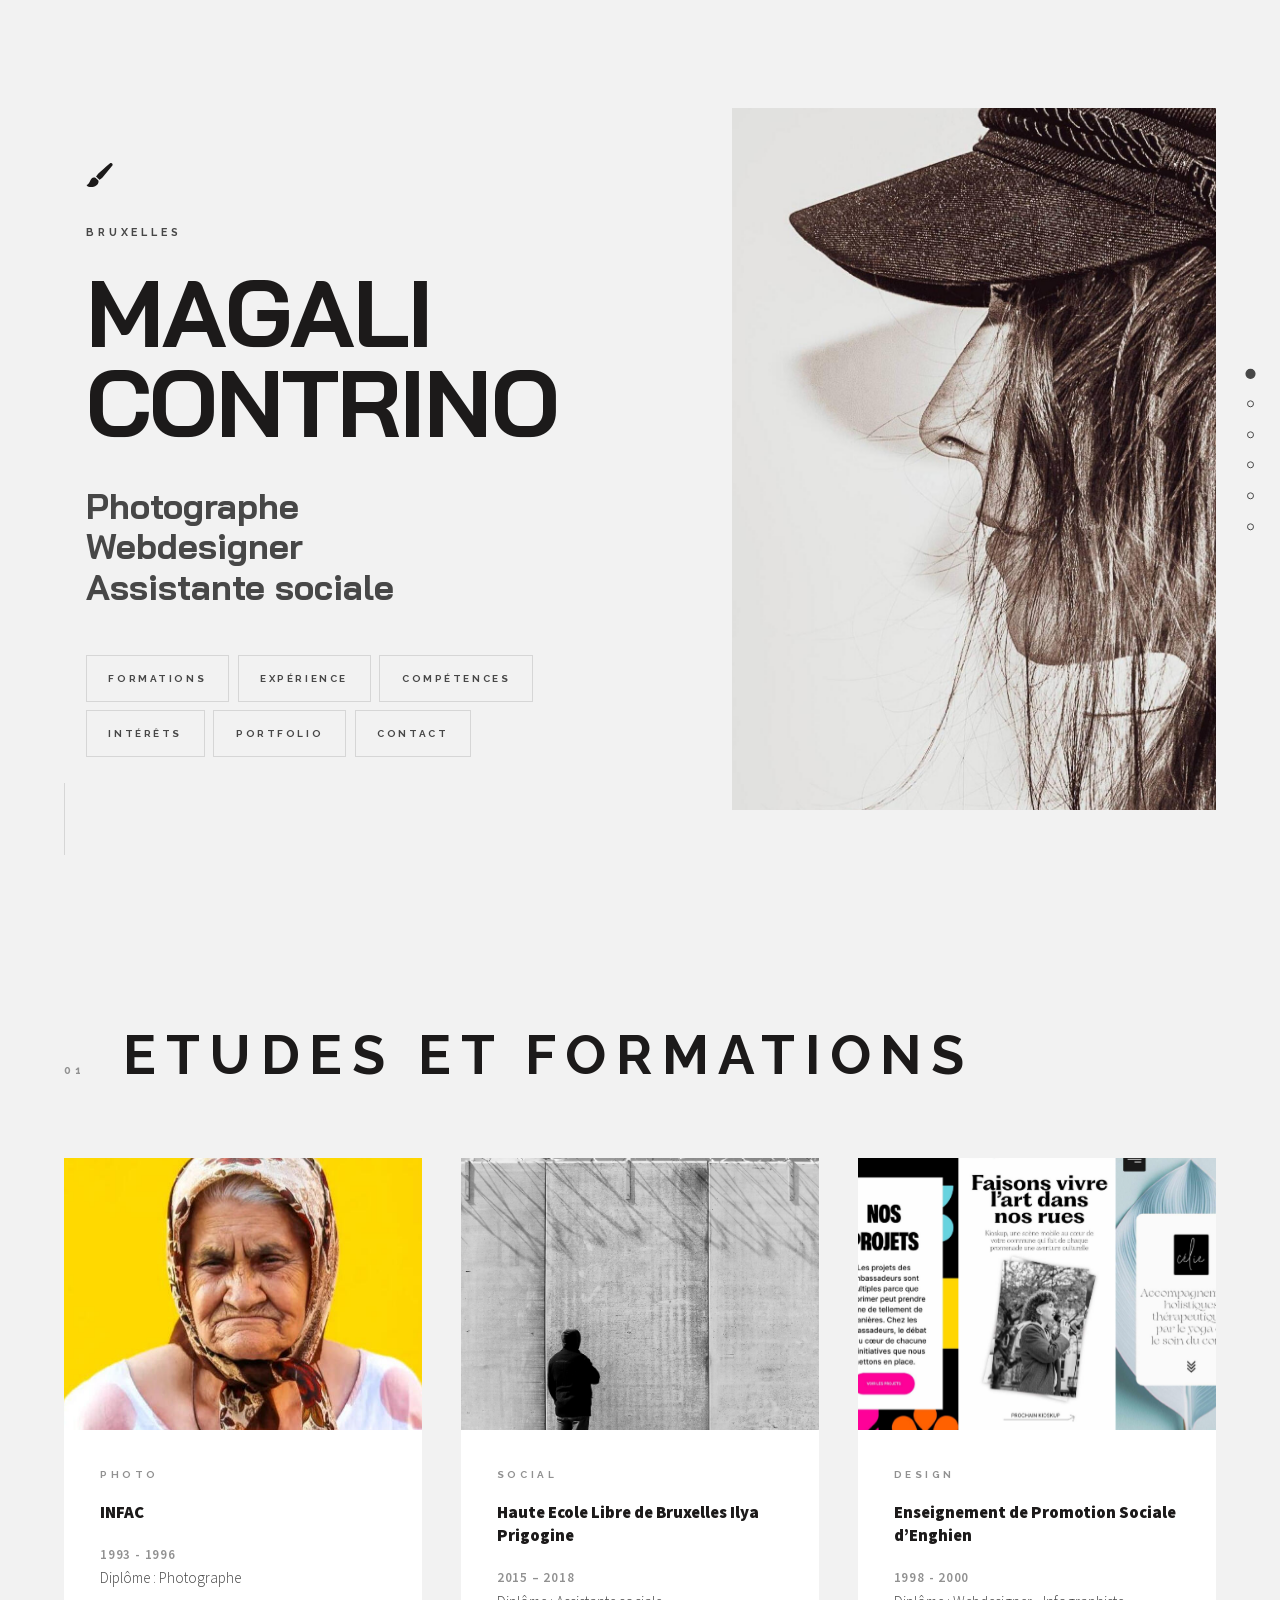
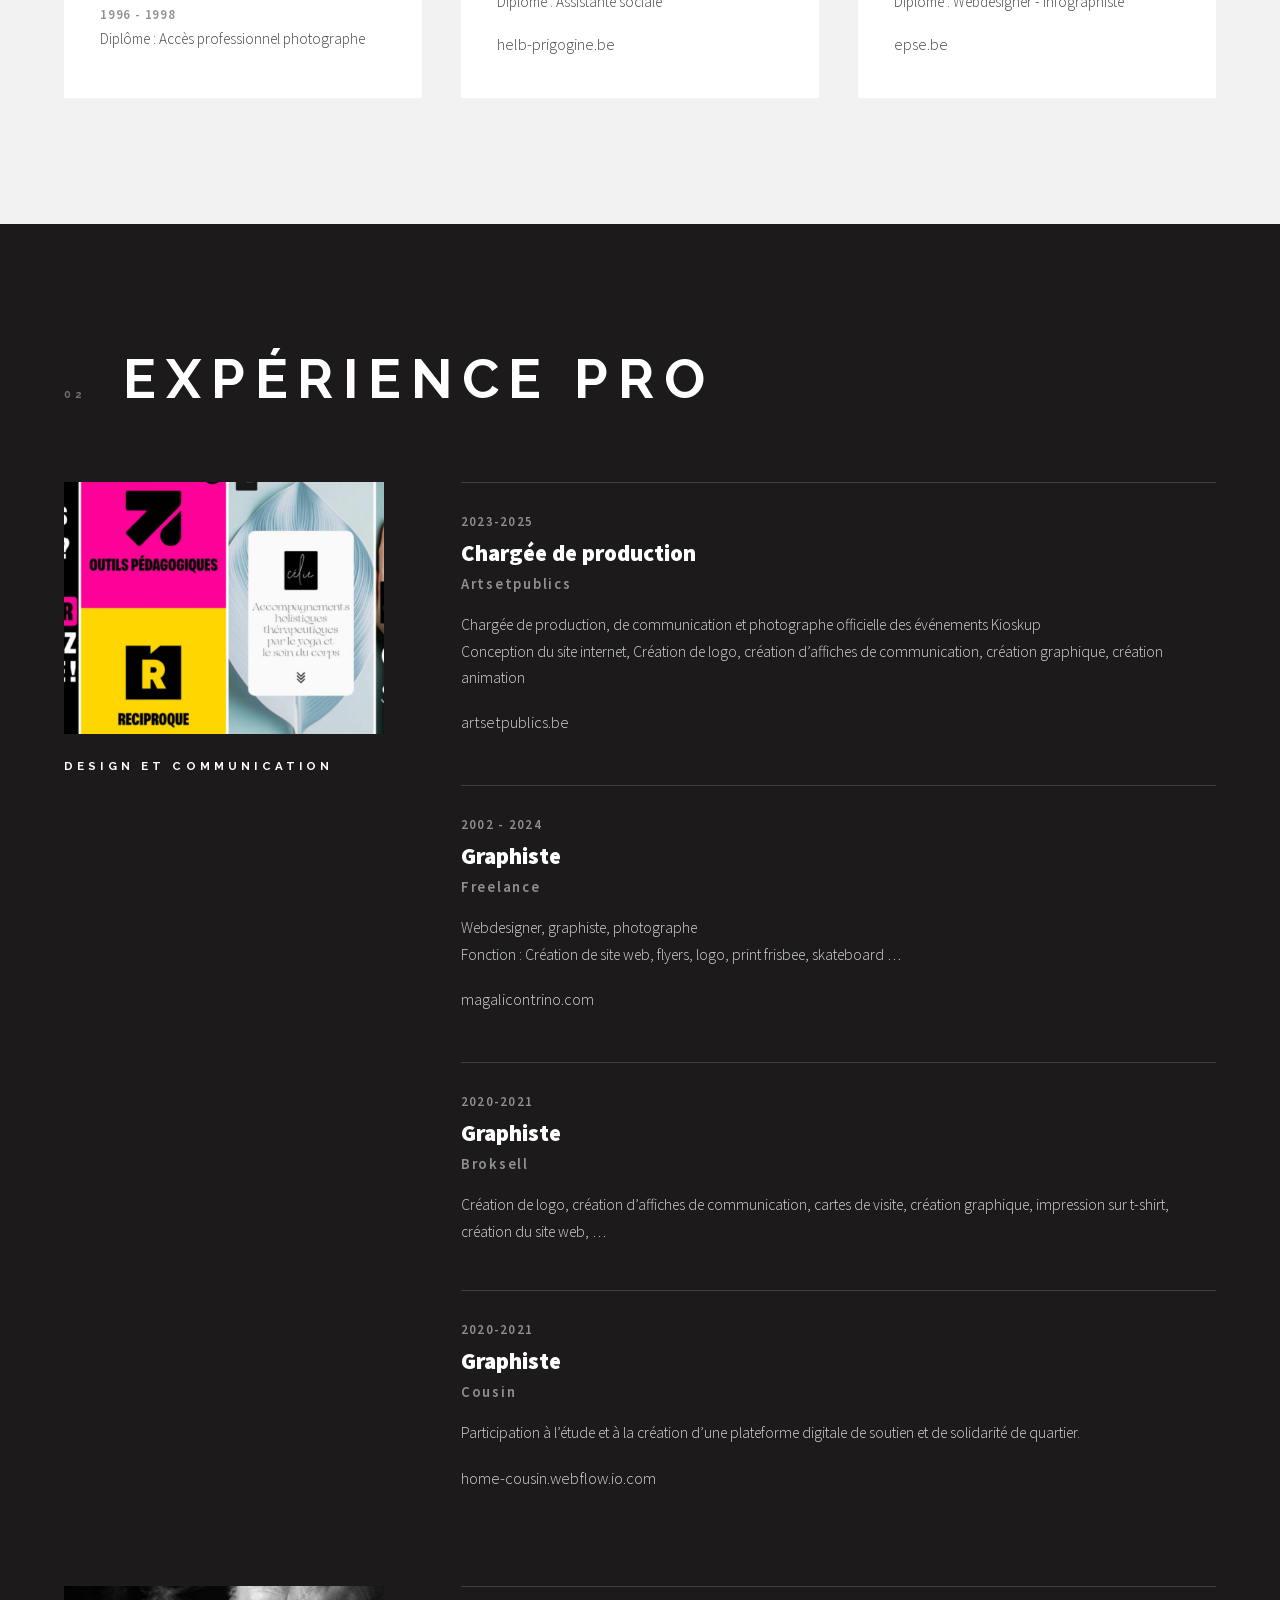
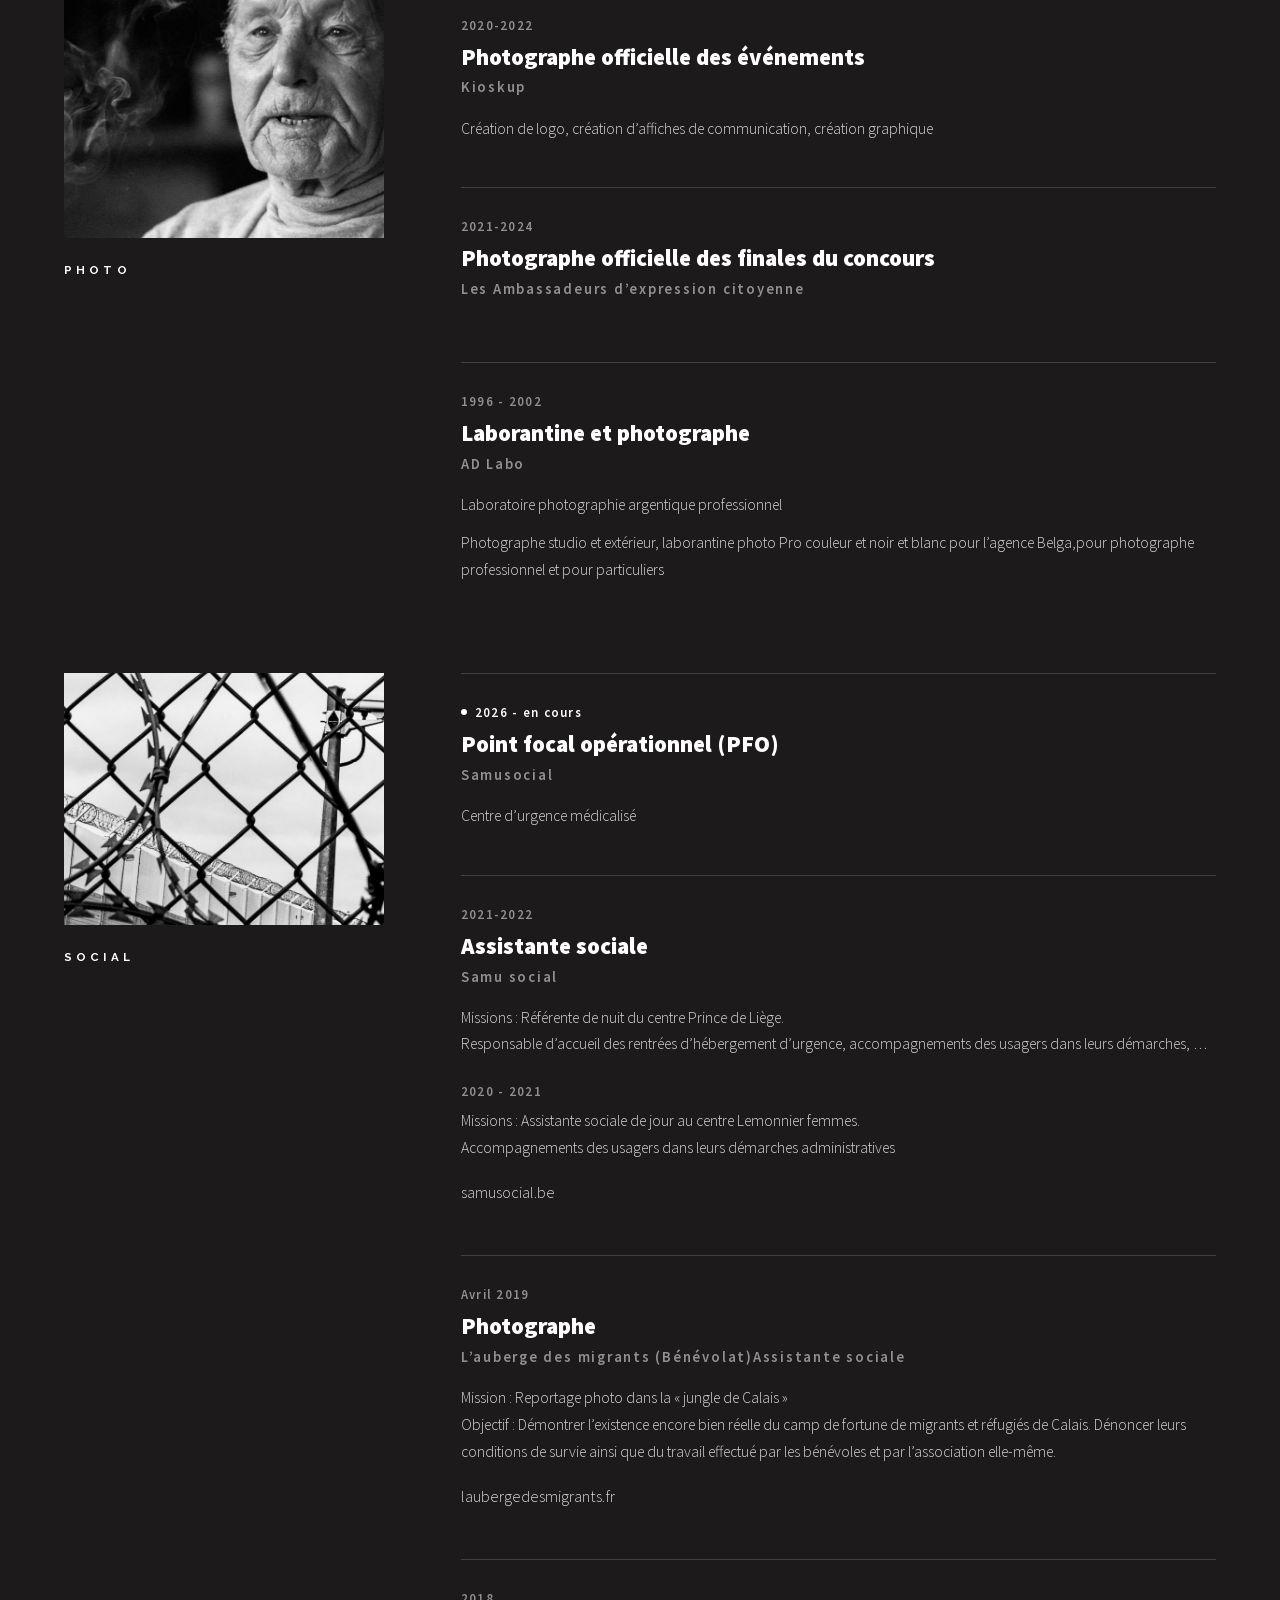
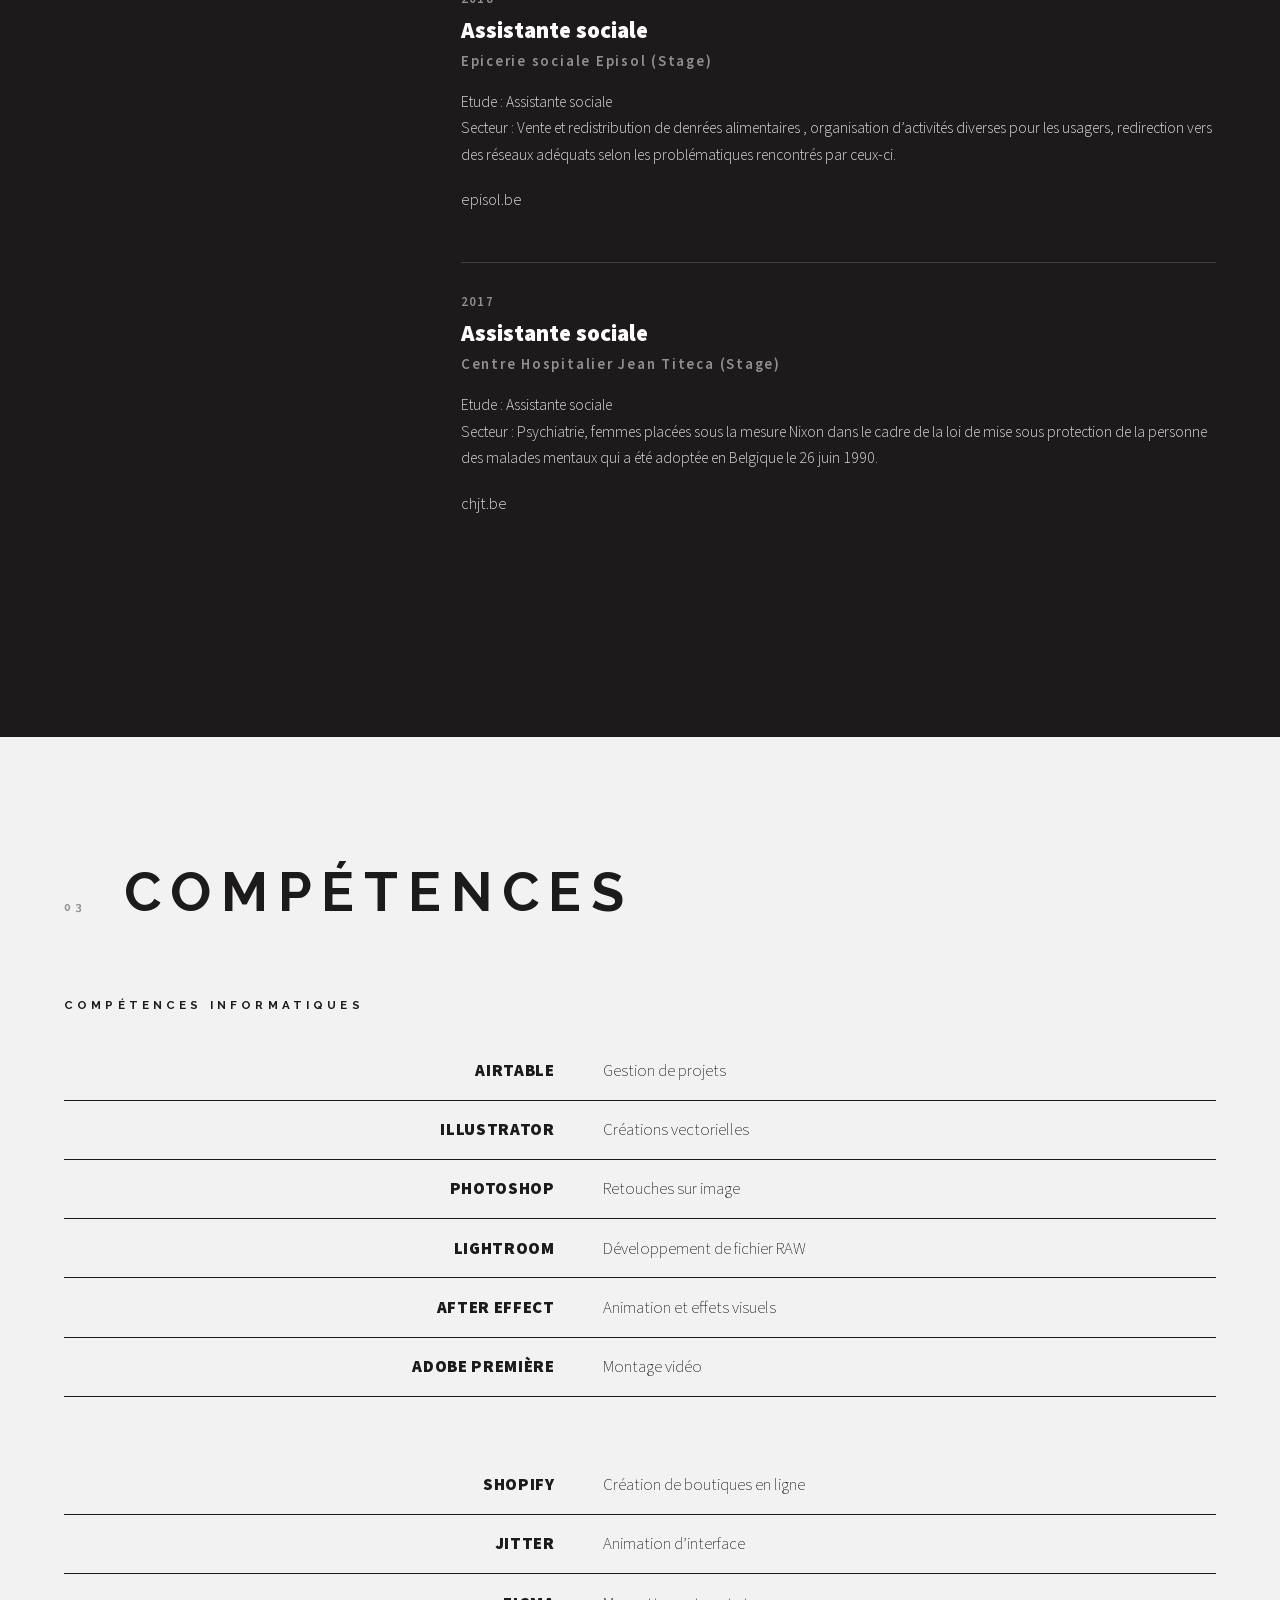
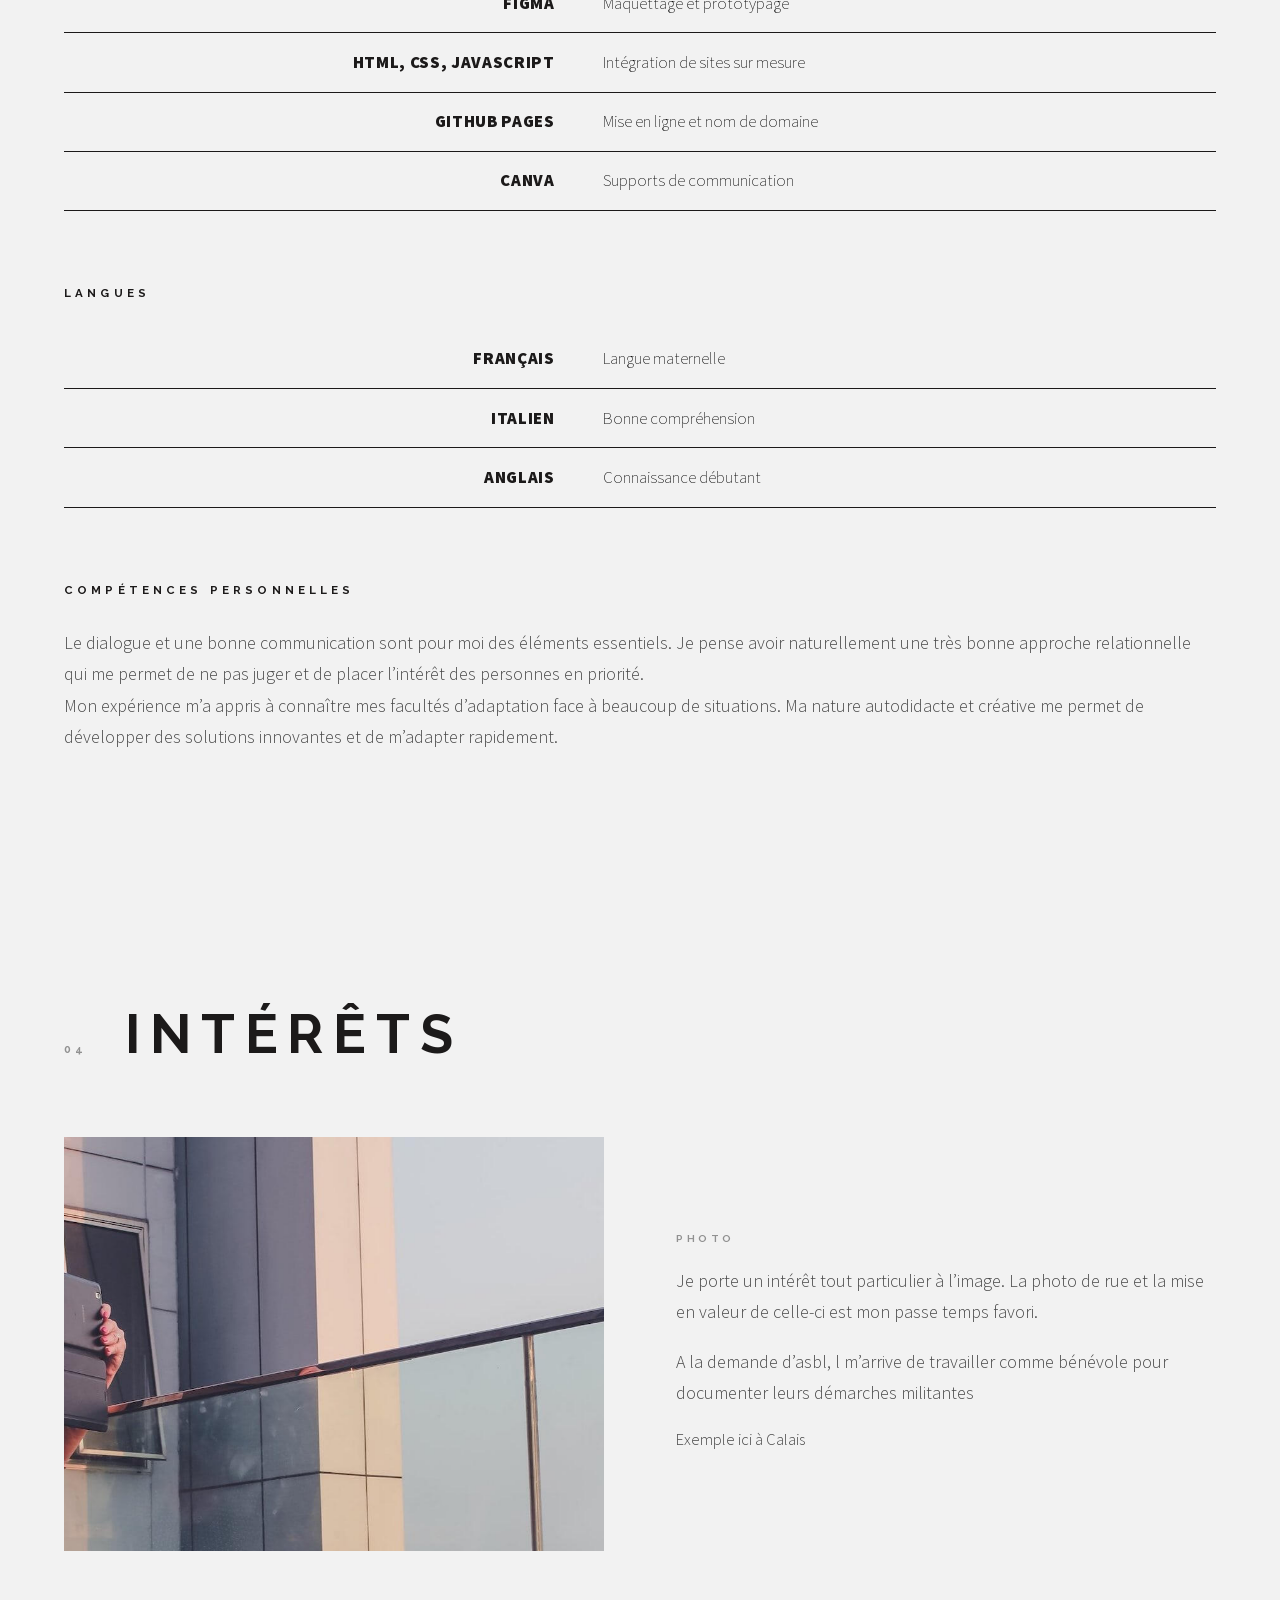
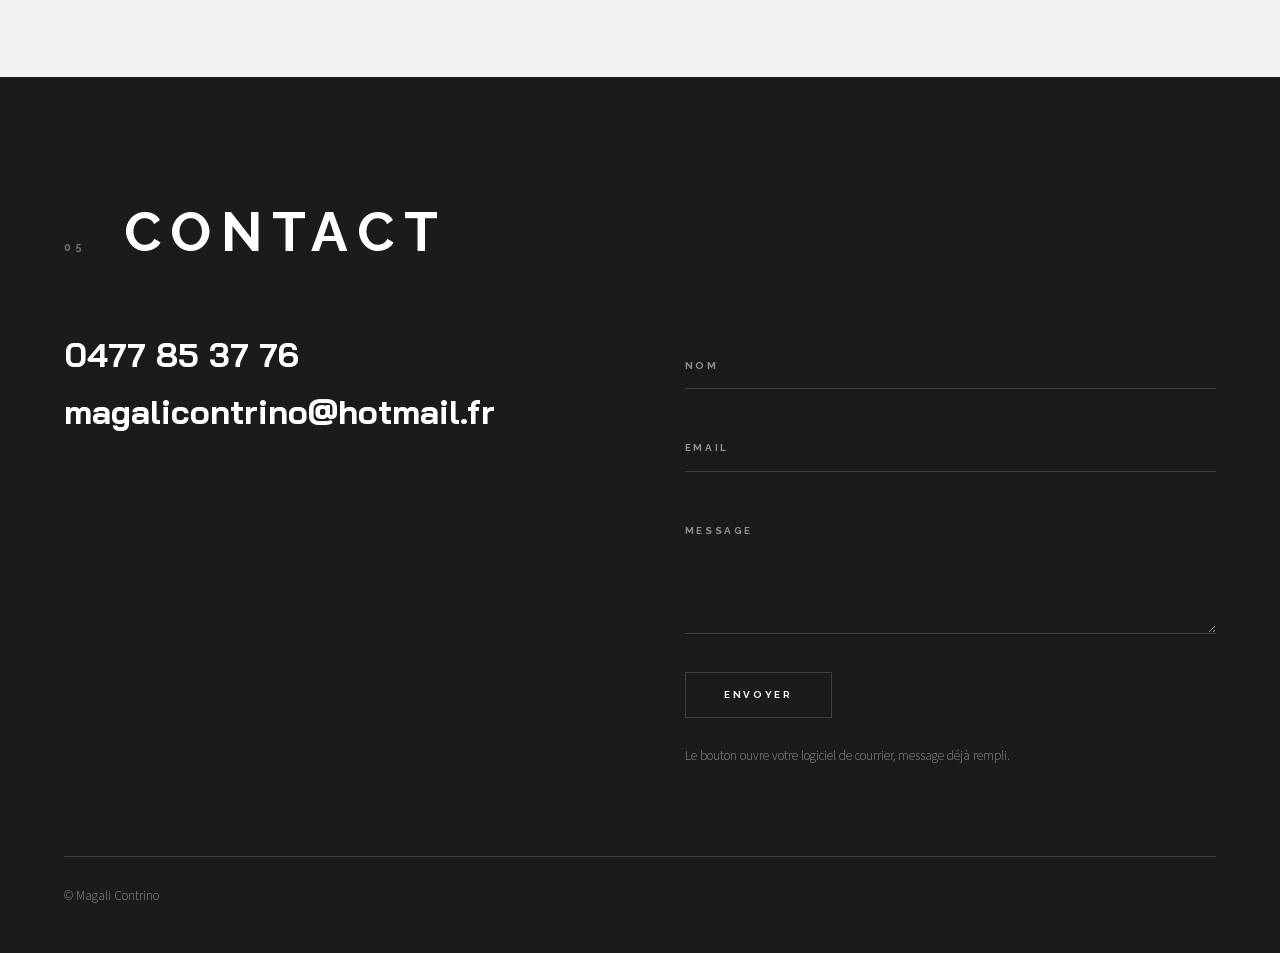
<file: index.html>
<!DOCTYPE html>
<html lang="fr">
<head>
<meta charset="utf-8" />
<meta name="viewport" content="width=device-width,initial-scale=1" />
<meta name="color-scheme" content="light only" />
<title>Magali Contrino — CV</title>
<meta name="description" content="Photographe, webdesigner et assistante sociale à Bruxelles." />
<meta property="og:site_name" content="Magali Contrino" />
<meta property="og:title" content="Magali Contrino — CV" />
<meta property="og:type" content="profile" />
<meta property="og:description" content="Photographe, webdesigner et assistante sociale à Bruxelles." />
<meta property="og:url" content="https://cv.magalicontrino.com" />
<link rel="icon" href="favicon.ico" sizes="any" />
<link rel="apple-touch-icon" href="assets/favicon-180.png" />
<link rel="stylesheet" href="style.css" />
<noscript><style>
  .curtain, .progress, .dots { display: none !important; }
  /* Sans script, personne ne peut suivre le défilement pour la faire
     apparaître au bon moment : on la montre en permanence. Le saut d'ancre
     natif fonctionne très bien sans nous. */
  .totop { opacity: 1 !important; visibility: visible !important; transform: none !important; }
</style></noscript>
</head>
<body>

<!-- Rideau d'entrée : aplat nu qui se lève une fois la page prête. -->
<div class="curtain" aria-hidden="true"></div>

<div class="progress" aria-hidden="true"><span class="progress__bar"></span></div>

<!-- Navigation par points. Masquée au clavier tant qu'on ne la cible pas ;
     chaque point garde un intitulé lisible par les lecteurs d'écran. -->
<nav class="dots" aria-label="Sections">
  <ul>
    <li><a href="#intro"       data-dot><span>Accueil</span></a></li>
    <li><a href="#formations"  data-dot><span>Formations</span></a></li>
    <li><a href="#experience"  data-dot><span>Expérience</span></a></li>
    <li><a href="#competences" data-dot><span>Compétences</span></a></li>
    <li><a href="#interets"    data-dot><span>Intérêts</span></a></li>
    <li><a href="#contact"     data-dot><span>Contact</span></a></li>
  </ul>
</nav>

<!-- Icônes reprises telles quelles du Carrd d'origine : le pinceau de l'accueil
     et la flèche des boutons « retour », ici pivotée vers le haut. -->
<svg xmlns="http://www.w3.org/2000/svg" viewBox="0 0 40 40" display="none" width="0" height="0" aria-hidden="true">
  <symbol id="icon-pen" viewBox="0 0 40 40"><path d="M37.4,6.8l-13.8,16.7c-1.3,1.2-2.8,2.2-4.2,3.3h-.1s-4.9-4.7-4.9-4.7c0,0,0,0,0-.1,0-.1.9-1.2,1.1-1.4.7-1,1.3-2.1,2.2-2.9,2-1.9,4.4-3.8,6.5-5.6,3.4-3,6.7-6,10.2-8.8.3-.1.6-.3.9-.3,2.3-.3,3.6,2.2,2.2,4ZM17.9,29c.4,5.7-6.3,8.5-11.1,8.2-1.3,0-5.1-1-5.7-2.3-.4-.8.7-1,1.2-1.3,4-2.5,3.4-9.6,8.9-10.1,1.1,0,2,0,2.8.7.9.8,1.7,1.7,2.6,2.5.8.8,1.3.9,1.4,2.2Z" /></symbol>
  <symbol id="icon-arrow" viewBox="0 0 40 40"><path d="M19.5,7l2.3,2.3c.4.4.4,1,0,1.4l-6.7,6.7h18.4c.5,0,1,.4,1,1v3.2c0,.5-.4,1-1,1H15.1s6.8,6.8,6.8,6.8c.4.4.4,1,0,1.4l-2.3,2.3c-.4.4-1,.4-1.4,0l-12.3-12.3c-.4-.4-.4-1,0-1.4l12.3-12.3c.4-.4,1-.4,1.4,0Z" /></symbol>
</svg>

<!-- Retour en haut, disponible partout dès qu'on a quitté le premier écran. -->
<a class="totop" href="#intro" aria-label="Remonter en haut de la page">
  <svg viewBox="0 0 40 40" aria-hidden="true"><use xlink:href="#icon-arrow"></use></svg>
</a>

<main>

<!-- ═══════════════════════════════════════════════════════════════ accueil ═══ -->
<section id="intro" class="intro">
  <div class="intro__text">
    <a class="mark" href="https://magalicontrino.com/" target="_blank" rel="noopener" data-reveal>
      <svg viewBox="0 0 40 40" aria-hidden="true"><use xlink:href="#icon-pen"></use></svg>
      <span class="visually-hidden">Art — voir le portfolio</span>
    </a>
    <p class="eyebrow" data-reveal data-delay="1">Bruxelles</p>
    <h1 class="intro__name" data-split>Magali Contrino</h1>
    <ul class="intro__roles">
      <li data-reveal data-delay="2">Photographe</li>
      <li data-reveal data-delay="3">Webdesigner</li>
      <li data-reveal data-delay="4">Assistante sociale</li>
    </ul>
    <ul class="intro__nav">
      <li data-reveal data-delay="5"><a href="#formations">Formations</a></li>
      <li data-reveal data-delay="6"><a href="#experience">Expérience</a></li>
      <li data-reveal data-delay="7"><a href="#competences">Compétences</a></li>
      <li data-reveal data-delay="8"><a href="#interets">Intérêts</a></li>
      <li data-reveal data-delay="9"><a href="https://magalicontrino.com/" target="_blank" rel="noopener">Portfolio</a></li>
      <li data-reveal data-delay="10"><a href="#contact">Contact</a></li>
    </ul>
  </div>

  <div class="intro__portrait">
    <figure class="media media--tall" data-unmask>
      <img src="assets/images/image01.jpg" alt="Portrait de Magali Contrino" data-parallax="0.10" />
    </figure>
  </div>

  <a class="scroll-cue" href="#formations" aria-label="Descendre">
    <span class="scroll-cue__line"></span>
  </a>
</section>

<!-- ════════════════════════════════════════════════════════════ formations ═══ -->
<section id="formations" class="chapter">
  <header class="chapter__head">
    <p class="chapter__num" data-reveal>01</p>
    <h2 class="chapter__title" data-reveal data-delay="1">Etudes et Formations</h2>
  </header>

  <div class="cards">

    <article class="card" data-reveal>
      <figure class="media media--card" data-unmask>
        <img src="assets/images/image08.jpg" alt="" data-parallax="0.08" />
      </figure>
      <div class="card__body">
        <p class="tag">photo</p>
        <h3 class="card__org">INFAC</h3>
        <dl class="facts">
          <dt>1993 - 1996</dt><dd>Diplôme : Photographe</dd>
          <dt>1996 - 1998</dt><dd>Diplôme : Accès professionnel photographe</dd>
        </dl>
      </div>
    </article>

    <article class="card" data-reveal data-delay="1">
      <figure class="media media--card" data-unmask>
        <img src="assets/images/image03.jpg" alt="" data-parallax="0.08" />
      </figure>
      <div class="card__body">
        <p class="tag">social</p>
        <h3 class="card__org">Haute Ecole Libre de Bruxelles Ilya Prigogine</h3>
        <dl class="facts">
          <dt>2015 – 2018</dt><dd>Diplôme : Assistante sociale</dd>
        </dl>
        <a class="link" href="https://www.helb-prigogine.be/" target="_blank" rel="noopener">helb-prigogine.be</a>
      </div>
    </article>

    <article class="card" data-reveal data-delay="2">
      <figure class="media media--card" data-unmask>
        <img src="assets/images/image06.jpg" alt="" data-parallax="0.08" />
      </figure>
      <div class="card__body">
        <p class="tag">design</p>
        <h3 class="card__org">Enseignement de Promotion Sociale d’Enghien</h3>
        <dl class="facts">
          <dt>1998 - 2000</dt><dd>Diplôme : Webdesigner - Infographiste</dd>
        </dl>
        <a class="link" href="https://www.epse.be/" target="_blank" rel="noopener">epse.be</a>
      </div>
    </article>

  </div>
</section>

<!-- ════════════════════════════════════════════════════════════ expérience ═══ -->
<section id="experience" class="chapter chapter--dark">
  <header class="chapter__head">
    <p class="chapter__num" data-reveal>02</p>
    <h2 class="chapter__title" data-reveal data-delay="1">Expérience pro</h2>
  </header>

  <!-- Trois familles de métier. Sur grand écran, l'intitulé et sa photo restent
       collés à gauche pendant que les postes défilent à droite. -->
  <div class="track">

    <div class="track__group">
      <div class="track__aside">
        <div class="track__sticky">
          <figure class="media media--band" data-unmask>
            <img src="assets/images/image07.jpg" alt="" data-parallax="0.1" />
          </figure>
          <h3 class="track__label">design et communication</h3>
        </div>
      </div>
      <ol class="jobs">
        <li class="job" data-reveal>
          <p class="job__date">2023-2025</p>
          <h4 class="job__role">Chargée de production</h4>
          <p class="job__org">Artsetpublics</p>
          <p class="job__desc">Chargée de production, de communication et photographe officielle des événements Kioskup<br />
            Conception du site internet, Création de logo, création d’affiches de communication, création graphique, création animation</p>
          <a class="link" href="https://artsetpublics.be/" target="_blank" rel="noopener">artsetpublics.be</a>
        </li>
        <li class="job" data-reveal>
          <p class="job__date">2002 - 2024</p>
          <h4 class="job__role">Graphiste</h4>
          <p class="job__org">Freelance</p>
          <p class="job__desc">Webdesigner, graphiste, photographe<br />
            Fonction : Création de site web, flyers, logo, print frisbee, skateboard …</p>
          <a class="link" href="https://magalicontrino.com/" target="_blank" rel="noopener">magalicontrino.com</a>
        </li>
        <li class="job" data-reveal>
          <p class="job__date">2020-2021</p>
          <h4 class="job__role">Graphiste</h4>
          <p class="job__org">Broksell</p>
          <p class="job__desc">Création de logo, création d’affiches de communication, cartes de visite, création graphique, impression sur t-shirt, création du site web, …</p>
        </li>
        <li class="job" data-reveal>
          <p class="job__date">2020-2021</p>
          <h4 class="job__role">Graphiste</h4>
          <p class="job__org">Cousin</p>
          <p class="job__desc">Participation à l’étude et à la création d’une plateforme digitale de soutien et de solidarité de quartier.</p>
          <a class="link" href="https://home-cousin.webflow.io/" target="_blank" rel="noopener">home-cousin.webflow.io.com</a>
        </li>
      </ol>
    </div>

    <div class="track__group">
      <div class="track__aside">
        <div class="track__sticky">
          <figure class="media media--band" data-unmask>
            <img src="assets/images/image11.jpg" alt="" data-parallax="0.1" />
          </figure>
          <h3 class="track__label">photo</h3>
        </div>
      </div>
      <ol class="jobs">
        <li class="job" data-reveal>
          <p class="job__date">2020-2022</p>
          <h4 class="job__role">Photographe officielle des événements</h4>
          <p class="job__org">Kioskup</p>
          <p class="job__desc">Création de logo, création d’affiches de communication, création graphique</p>
        </li>
        <li class="job" data-reveal>
          <p class="job__date">2021-2024</p>
          <h4 class="job__role">Photographe officielle des finales du concours</h4>
          <p class="job__org">Les Ambassadeurs d’expression citoyenne</p>
        </li>
        <li class="job" data-reveal>
          <p class="job__date">1996 - 2002</p>
          <h4 class="job__role">Laborantine et photographe</h4>
          <p class="job__org">AD Labo</p>
          <p class="job__desc">Laboratoire photographie argentique professionnel</p>
          <p class="job__desc">Photographe studio et extérieur, laborantine photo Pro couleur et noir et blanc pour l’agence Belga,pour photographe professionnel et pour particuliers</p>
        </li>
      </ol>
    </div>

    <div class="track__group">
      <div class="track__aside">
        <div class="track__sticky">
          <figure class="media media--band" data-unmask>
            <img src="assets/images/image04.jpg" alt="" data-parallax="0.1" />
          </figure>
          <h3 class="track__label">social</h3>
        </div>
      </div>
      <ol class="jobs">
        <li class="job job--now" data-reveal>
          <p class="job__date">2026 - en cours</p>
          <h4 class="job__role">Point focal opérationnel (PFO)</h4>
          <p class="job__org">Samusocial</p>
          <p class="job__desc">Centre d’urgence médicalisé</p>
        </li>
        <li class="job" data-reveal>
          <p class="job__date">2021-2022</p>
          <h4 class="job__role">Assistante sociale</h4>
          <p class="job__org">Samu social</p>
          <p class="job__desc">Missions : Référente de nuit du centre Prince de Liège.<br />
            Responsable d’accueil des rentrées d’hébergement d’urgence, accompagnements des usagers dans leurs démarches, …</p>
          <p class="job__date job__date--sub">2020 - 2021</p>
          <p class="job__desc">Missions : Assistante sociale de jour au centre Lemonnier femmes.<br />
            Accompagnements des usagers dans leurs démarches administratives</p>
          <a class="link" href="https://samusocial.be/" target="_blank" rel="noopener">samusocial.be</a>
        </li>
        <li class="job" data-reveal>
          <p class="job__date">Avril 2019</p>
          <h4 class="job__role">Photographe</h4>
          <p class="job__org">L’auberge des migrants (Bénévolat)Assistante sociale</p>
          <p class="job__desc">Mission : Reportage photo dans la « jungle de Calais »<br />
            Objectif : Démontrer l’existence encore bien réelle du camp de fortune de migrants et réfugiés de Calais. Dénoncer leurs conditions de survie ainsi que du travail effectué par les bénévoles et par l’association elle-même.</p>
          <a class="link" href="https://laubergedesmigrants.fr/fr/" target="_blank" rel="noopener">laubergedesmigrants.fr</a>
        </li>
        <li class="job" data-reveal>
          <p class="job__date">2018</p>
          <h4 class="job__role">Assistante sociale</h4>
          <p class="job__org">Epicerie sociale Episol (Stage)</p>
          <p class="job__desc">Etude : Assistante sociale<br />
            Secteur : Vente et redistribution de denrées alimentaires , organisation d’activités diverses pour les usagers, redirection vers des réseaux adéquats selon les problématiques rencontrés par ceux-ci.</p>
          <a class="link" href="https://episol.be/" target="_blank" rel="noopener">episol.be</a>
        </li>
        <li class="job" data-reveal>
          <p class="job__date">2017</p>
          <h4 class="job__role">Assistante sociale</h4>
          <p class="job__org">Centre Hospitalier Jean Titeca (Stage)</p>
          <p class="job__desc">Etude : Assistante sociale<br />
            Secteur : Psychiatrie, femmes placées sous la mesure Nixon dans le cadre de la loi de mise sous protection de la personne des malades mentaux qui a été adoptée en Belgique le 26 juin 1990.</p>
          <a class="link" href="https://www.chjt.be/" target="_blank" rel="noopener">chjt.be</a>
        </li>
      </ol>
    </div>

  </div>
</section>

<!-- ═══════════════════════════════════════════════════════════ compétences ═══ -->
<section id="competences" class="chapter">
  <header class="chapter__head">
    <p class="chapter__num" data-reveal>03</p>
    <h2 class="chapter__title" data-reveal data-delay="1">Compétences</h2>
  </header>

  <h3 class="sub" data-reveal>compétences informatiques</h3>
  <ul class="skills">
    <li data-reveal><span class="skills__name">Airtable</span><span class="skills__use">Gestion de projets</span></li>
    <li data-reveal><span class="skills__name">Illustrator</span><span class="skills__use">Créations vectorielles</span></li>
    <li data-reveal><span class="skills__name">Photoshop</span><span class="skills__use">Retouches sur image</span></li>
    <li data-reveal><span class="skills__name">Lightroom</span><span class="skills__use">Développement de fichier RAW</span></li>
    <li data-reveal><span class="skills__name">After Effect</span><span class="skills__use">Animation et effets visuels</span></li>
    <li data-reveal><span class="skills__name">Adobe Première</span><span class="skills__use">Montage vidéo</span></li>
    <li data-reveal><span class="skills__name">Webflow</span><span class="skills__use">Création de site web</span></li>
    <li data-reveal><span class="skills__name">Shopify</span><span class="skills__use">Création de boutiques en ligne</span></li>
    <li data-reveal><span class="skills__name">Jitter</span><span class="skills__use">Animation d’interface</span></li>
    <li data-reveal><span class="skills__name">Figma</span><span class="skills__use">Maquettage et prototypage</span></li>
    <li data-reveal><span class="skills__name">HTML, CSS, JavaScript</span><span class="skills__use">Intégration de sites sur mesure</span></li>
    <li data-reveal><span class="skills__name">GitHub Pages</span><span class="skills__use">Mise en ligne et nom de domaine</span></li>
    <li data-reveal><span class="skills__name">Canva</span><span class="skills__use">Supports de communication</span></li>
  </ul>

  <h3 class="sub" data-reveal>LAngues</h3>
  <ul class="skills skills--short">
    <li data-reveal><span class="skills__name">Français</span><span class="skills__use">Langue maternelle</span></li>
    <li data-reveal><span class="skills__name">Italien</span><span class="skills__use">Bonne compréhension</span></li>
    <li data-reveal><span class="skills__name">Anglais</span><span class="skills__use">Connaissance débutant</span></li>
  </ul>

  <h3 class="sub" data-reveal>compétences personnelles</h3>
  <p class="prose" data-reveal>
    Le dialogue et une bonne communication sont pour moi des éléments essentiels. Je pense avoir naturellement une très bonne approche relationnelle qui me permet de ne pas juger et de placer l’intérêt des personnes en priorité.<br />
    Mon expérience m’a appris à connaître mes facultés d’adaptation face à beaucoup de situations. Ma nature autodidacte et créative me permet de développer des solutions innovantes et de m’adapter rapidement.
  </p>
</section>

<!-- ══════════════════════════════════════════════════════════════ intérêts ═══ -->
<section id="interets" class="chapter chapter--split">
  <header class="chapter__head">
    <p class="chapter__num" data-reveal>04</p>
    <h2 class="chapter__title" data-reveal data-delay="1">Intérêts</h2>
  </header>

  <div class="split">
    <figure class="media media--wide" data-unmask>
      <img src="assets/images/image02.jpg" alt="" data-parallax="0.10" />
    </figure>
    <div class="split__body">
      <p class="tag" data-reveal>photo</p>
      <p class="prose" data-reveal data-delay="1">Je porte un intérêt tout particulier à l’image. La photo de rue et la mise en valeur de celle-ci est mon passe temps favori.</p>
      <p class="prose" data-reveal data-delay="2">A la demande d’asbl, l m’arrive de travailler comme bénévole pour documenter leurs démarches militantes</p>
      <a class="link" href="https://magalicontrino.webflow.io/projets-photo/calais/" target="_blank" rel="noopener" data-reveal data-delay="3">Exemple ici à Calais</a>
    </div>
  </div>
</section>

<!-- ═══════════════════════════════════════════════════════════════ contact ═══ -->
<section id="contact" class="chapter chapter--dark chapter--contact">
  <header class="chapter__head">
    <p class="chapter__num" data-reveal>05</p>
    <h2 class="chapter__title" data-reveal data-delay="1">Contact</h2>
  </header>

  <div class="contact">
    <div class="contact__direct">
      <a class="contact__big" href="tel:+32477853776" data-reveal>0477 85 37 76</a>
      <a class="contact__big" href="mailto:magalicontrino@hotmail.fr" data-reveal data-delay="1">magalicontrino@hotmail.fr</a>
    </div>

    <form id="contact-form" class="form" data-reveal data-delay="2">
      <div class="field">
        <input type="text" name="name" id="f-name" required placeholder=" " maxlength="128" />
        <label for="f-name">Nom</label>
      </div>
      <div class="field">
        <input type="email" name="email" id="f-email" required placeholder=" " maxlength="128" />
        <label for="f-email">Email</label>
      </div>
      <div class="field">
        <textarea name="message" id="f-message" required placeholder=" " rows="5" maxlength="16384"></textarea>
        <label for="f-message">Message</label>
      </div>
      <button type="submit" class="btn"><span>Envoyer</span></button>
      <p class="form__note">Le bouton ouvre votre logiciel de courrier, message déjà rempli.</p>
    </form>
  </div>

  <!-- Le « Haut de page » d'ici a été retiré : la flèche fixe fait le même
       travail partout, et en mobile les deux se chevauchaient. -->
  <footer class="foot">
    <a href="https://magalicontrino.com/" target="_blank" rel="noopener">© Magali Contrino</a>
  </footer>
</section>

</main>

<script src="app.js"></script>
</body>
</html>
</file>
<file: style.css>
/* ============================================================================
   Magali Contrino — CV, version onepage
   ----------------------------------------------------------------------------
   Même contenu que la réplique du Carrd, même identité typographique et
   chromatique, mais une page qui se parcourt d'un seul défilement au lieu de
   six écrans qui se remplacent.

   Sommaire
     1.  Jetons et polices
     2.  Base
     3.  Rideau d'entrée
     4.  Jauge de défilement
     5.  Navigation par points
     6.  Grammaire d'apparition (reveal / unmask / split)
     7.  Accueil
     8.  Chapitres
     9.  Cartes — formations
     10. Piste — expérience
     11. Compétences
     12. Bloc scindé — intérêts
     13. Contact
     14. Mouvement réduit
   ============================================================================ */

/* ------------------------------------------------------ 1. Jetons, polices - */

@font-face { font-family: 'Bai Jamjuree'; font-style: normal; font-weight: 700; font-display: swap;
  src: url('assets/fonts/bai-jamjuree-700-latin.woff2') format('woff2');
  unicode-range: U+0000-00FF, U+0131, U+0152-0153, U+02BB-02BC, U+02C6, U+02DA, U+02DC, U+0304, U+0308, U+0329, U+2000-206F, U+2074, U+20AC, U+2122, U+2191, U+2193, U+2212, U+2215, U+FEFF, U+FFFD; }
@font-face { font-family: 'Bai Jamjuree'; font-style: normal; font-weight: 700; font-display: swap;
  src: url('assets/fonts/bai-jamjuree-700-latin-ext.woff2') format('woff2');
  unicode-range: U+0100-02AF, U+0304, U+0308, U+0329, U+1E00-1E9F, U+1EF2-1EFF, U+2020, U+20A0-20AB, U+20AD-20C0, U+2113, U+2C60-2C7F, U+A720-A7FF; }

@font-face { font-family: 'Raleway'; font-style: normal; font-weight: 300 700; font-display: swap;
  src: url('assets/fonts/raleway-variable-latin.woff2') format('woff2');
  unicode-range: U+0000-00FF, U+0131, U+0152-0153, U+02BB-02BC, U+02C6, U+02DA, U+02DC, U+0304, U+0308, U+0329, U+2000-206F, U+2074, U+20AC, U+2122, U+2191, U+2193, U+2212, U+2215, U+FEFF, U+FFFD; }
@font-face { font-family: 'Raleway'; font-style: normal; font-weight: 300 700; font-display: swap;
  src: url('assets/fonts/raleway-variable-latin-ext.woff2') format('woff2');
  unicode-range: U+0100-02AF, U+0304, U+0308, U+0329, U+1E00-1E9F, U+1EF2-1EFF, U+2020, U+20A0-20AB, U+20AD-20C0, U+2113, U+2C60-2C7F, U+A720-A7FF; }

@font-face { font-family: 'Source Sans Pro'; font-style: normal; font-weight: 200; font-display: swap;
  src: url('assets/fonts/source-sans-pro-200-latin.woff2') format('woff2');
  unicode-range: U+0000-00FF, U+0131, U+0152-0153, U+02BB-02BC, U+02C6, U+02DA, U+02DC, U+0304, U+0308, U+0329, U+2000-206F, U+2074, U+20AC, U+2122, U+2191, U+2193, U+2212, U+2215, U+FEFF, U+FFFD; }
@font-face { font-family: 'Source Sans Pro'; font-style: normal; font-weight: 300; font-display: swap;
  src: url('assets/fonts/source-sans-pro-300-latin.woff2') format('woff2');
  unicode-range: U+0000-00FF, U+0131, U+0152-0153, U+02BB-02BC, U+02C6, U+02DA, U+02DC, U+0304, U+0308, U+0329, U+2000-206F, U+2074, U+20AC, U+2122, U+2191, U+2193, U+2212, U+2215, U+FEFF, U+FFFD; }
@font-face { font-family: 'Source Sans Pro'; font-style: normal; font-weight: 300; font-display: swap;
  src: url('assets/fonts/source-sans-pro-300-latin-ext.woff2') format('woff2');
  unicode-range: U+0100-02AF, U+0304, U+0308, U+0329, U+1E00-1E9F, U+1EF2-1EFF, U+2020, U+20A0-20AB, U+20AD-20C0, U+2113, U+2C60-2C7F, U+A720-A7FF; }
@font-face { font-family: 'Source Sans Pro'; font-style: normal; font-weight: 600; font-display: swap;
  src: url('assets/fonts/source-sans-pro-600-latin.woff2') format('woff2');
  unicode-range: U+0000-00FF, U+0131, U+0152-0153, U+02BB-02BC, U+02C6, U+02DA, U+02DC, U+0304, U+0308, U+0329, U+2000-206F, U+2074, U+20AC, U+2122, U+2191, U+2193, U+2212, U+2215, U+FEFF, U+FFFD; }
@font-face { font-family: 'Source Sans Pro'; font-style: normal; font-weight: 600; font-display: swap;
  src: url('assets/fonts/source-sans-pro-600-latin-ext.woff2') format('woff2');
  unicode-range: U+0100-02AF, U+0304, U+0308, U+0329, U+1E00-1E9F, U+1EF2-1EFF, U+2020, U+20A0-20AB, U+20AD-20C0, U+2113, U+2C60-2C7F, U+A720-A7FF; }
@font-face { font-family: 'Source Sans Pro'; font-style: normal; font-weight: 900; font-display: swap;
  src: url('assets/fonts/source-sans-pro-900-latin.woff2') format('woff2');
  unicode-range: U+0000-00FF, U+0131, U+0152-0153, U+02BB-02BC, U+02C6, U+02DA, U+02DC, U+0304, U+0308, U+0329, U+2000-206F, U+2074, U+20AC, U+2122, U+2191, U+2193, U+2212, U+2215, U+FEFF, U+FFFD; }
@font-face { font-family: 'Source Sans Pro'; font-style: normal; font-weight: 900; font-display: swap;
  src: url('assets/fonts/source-sans-pro-900-latin-ext.woff2') format('woff2');
  unicode-range: U+0100-02AF, U+0304, U+0308, U+0329, U+1E00-1E9F, U+1EF2-1EFF, U+2020, U+20A0-20AB, U+20AD-20C0, U+2113, U+2C60-2C7F, U+A720-A7FF; }

:root {
  /* Couleurs reprises du Carrd, à l'identique. */
  --paper:      #f2f2f2;
  --white:      #ffffff;
  --black:      #000000;
  --ink:        #474747;
  --ink-strong: #1c1a1a;
  --muted:      #919191;
  --rule:       rgba(71, 71, 71, .16);
  --rule-dark:  rgba(255, 255, 255, .16);

  --display: 'Bai Jamjuree', sans-serif;
  --label:   'Raleway', sans-serif;
  --body:    'Source Sans Pro', sans-serif;

  /* Une seule courbe pour toutes les entrées : sortie exponentielle, qui part
     vite et se pose longuement. C'est elle qui donne le côté « posé ». */
  --ease: cubic-bezier(.16, 1, .3, 1);
  --ease-soft: cubic-bezier(.4, 0, .2, 1);

  --gut: clamp(1.25rem, 5vw, 6rem);
  --max: 78rem;

  /* Incrément d'échelonnement, relu par data-delay. */
  --step: 90ms;
}

/* --------------------------------------------------------------- 2. Base - */

*, *::before, *::after { box-sizing: border-box; }

html { -webkit-text-size-adjust: 100%; scroll-behavior: auto; }

body {
  margin: 0;
  background: var(--paper);
  color: var(--ink);
  font-family: var(--body);
  font-weight: 300;
  font-size: clamp(1rem, .95rem + .25vw, 1.125rem);
  line-height: 1.75;
  overflow-x: hidden;
  -webkit-font-smoothing: antialiased;
}

/* Tant que le rideau est là, on bloque le défilement. */
body.is-locked { overflow: hidden; }

h1, h2, h3, h4, p, ul, ol, dl, dd, figure, blockquote { margin: 0; padding: 0; }
ul, ol { list-style: none; }
img { display: block; max-width: 100%; }

a { color: inherit; }

:focus-visible {
  outline: 2px solid currentColor;
  outline-offset: 4px;
  border-radius: 2px;
}

/* Étiquette en capitales très espacées — l'accent typographique du site. */
.eyebrow, .tag, .track__label, .sub, .chapter__num {
  font-family: var(--label);
  font-weight: 700;
  text-transform: uppercase;
  letter-spacing: .36em;
}

/* Lien : le trait se déroule depuis la gauche au survol. */
.link {
  display: inline-block;
  margin-top: 1.1rem;
  font-size: .92em;
  text-decoration: none;
  position: relative;
  padding-bottom: 2px;
}
.link::after {
  content: '';
  position: absolute;
  left: 0; bottom: 0;
  width: 100%; height: 1px;
  background: currentColor;
  transform: scaleX(0);
  transform-origin: right;
  transition: transform .5s var(--ease);
}
.link:hover::after, .link:focus-visible::after { transform: scaleX(1); transform-origin: left; }

/* ---------------------------------------------------- 3. Rideau d'entrée - */

.curtain {
  position: fixed;
  inset: 0;
  z-index: 100;
  background: var(--ink-strong);
  transition: transform 1s var(--ease), visibility 0s linear 1s;
  /* Filet : le rideau se lève tout seul au bout de 5 s même si le script n'a
     jamais posé `is-open`. Rien ne doit pouvoir laisser le CV sous un aplat
     noir. Quand le script fonctionne, l'animation arrive sur un rideau déjà
     levé et ne change rien. */
  animation: curtain-failsafe 0s linear 5s forwards;
}
@keyframes curtain-failsafe { to { transform: translateY(-101%); visibility: hidden; } }
/* Le rideau remonte, il ne disparaît pas en fondu : on garde le geste. */
body.is-open .curtain { transform: translateY(-101%); visibility: hidden; }

/* ------------------------------------------------- 4. Jauge de défilement - */

.progress {
  position: fixed;
  top: 0; left: 0; right: 0;
  height: 2px;
  z-index: 60;
  pointer-events: none;
}
.progress__bar {
  display: block;
  height: 100%;
  width: 100%;
  background: var(--ink-strong);
  transform: scaleX(0);
  transform-origin: left;
  will-change: transform;
}

/* ------------------------------------------------ 5. Navigation par points - */

.dots {
  position: fixed;
  right: clamp(.75rem, 2vw, 1.75rem);
  top: 50%;
  transform: translateY(-50%);
  z-index: 60;
  opacity: 0;
  transition: opacity .6s var(--ease);
}
body.is-open .dots { opacity: 1; }

.dots ul { display: flex; flex-direction: column; gap: .9rem; align-items: flex-end; }

.dots a {
  display: flex;
  align-items: center;
  gap: .6rem;
  text-decoration: none;
  font-family: var(--label);
  font-weight: 700;
  font-size: .58rem;
  text-transform: uppercase;
  letter-spacing: .22em;
  color: var(--ink);
}
/* L'intitulé n'apparaît qu'au survol ; le point, lui, est toujours là. */
.dots a span {
  opacity: 0;
  transform: translateX(.5rem);
  transition: opacity .4s var(--ease), transform .4s var(--ease);
}
.dots a:hover span, .dots a:focus-visible span { opacity: 1; transform: none; }

.dots a::after {
  content: '';
  width: 7px; height: 7px;
  border-radius: 50%;
  border: 1px solid var(--ink);
  background: transparent;
  transition: background .4s var(--ease), transform .4s var(--ease);
}
.dots a.is-active::after { background: var(--ink); transform: scale(1.45); }

/* Sur fond noir, la navigation s'inverse. */
.dots.on-dark a { color: var(--white); }
.dots.on-dark a::after { border-color: var(--white); }
.dots.on-dark a.is-active::after { background: var(--white); }

@media (max-width: 700px) { .dots { display: none; } }

/* ------------------------------------------------ 5 bis. Retour en haut - */

/* Même colonne que les points, mais ancrée en bas : les deux commandes
   forment un bord droit cohérent sans jamais se croiser. Reste disponible en
   mobile, où les points disparaissent. */
.totop {
  position: fixed;
  right: clamp(.75rem, 2vw, 1.75rem);
  bottom: clamp(1rem, 3vh, 2.25rem);
  z-index: 60;
  width: 2.75rem;
  height: 2.75rem;
  display: grid;
  place-items: center;
  /* Blanc sur le papier gris, comme les cartes : un aplat de la même couleur
     que le fond, avec un filet à 16 %, la rendait introuvable. */
  border: 1px solid rgba(71, 71, 71, .22);
  border-radius: 50%;
  background: var(--white);
  color: var(--ink-strong);
  box-shadow: 0 2px 14px rgba(28, 26, 26, .09);

  /* Escamotée tant qu'on est sur le premier écran : elle n'y sert à rien. */
  opacity: 0;
  visibility: hidden;
  transform: translateY(.75rem);
  transition:
    opacity .5s var(--ease), transform .5s var(--ease),
    visibility 0s linear .5s,
    background .4s var(--ease), color .4s var(--ease), border-color .4s var(--ease);
}
.totop.is-visible {
  opacity: 1;
  visibility: visible;
  transform: none;
  transition:
    opacity .5s var(--ease), transform .5s var(--ease),
    visibility 0s linear 0s,
    background .4s var(--ease), color .4s var(--ease), border-color .4s var(--ease);
}

/* La flèche du Carrd pointe à gauche : on la redresse vers le haut. */
.totop svg {
  width: 1.05rem;
  height: 1.05rem;
  fill: currentColor;
  transform: rotate(90deg);
  transition: transform .45s var(--ease);
}
.totop:hover, .totop:focus-visible { background: var(--ink-strong); color: var(--paper); border-color: var(--ink-strong); }
.totop:hover svg, .totop:focus-visible svg { transform: rotate(90deg) translateX(.18rem); }

/* Sur fond noir, elle s'inverse comme les points. */
.totop.on-dark {
  background: rgba(255, 255, 255, .06);
  border-color: rgba(255, 255, 255, .32);
  color: var(--white);
  box-shadow: none;
}
.totop.on-dark:hover, .totop.on-dark:focus-visible { background: var(--white); color: var(--ink-strong); border-color: var(--white); }

/* ------------------------------------- 6. Grammaire d'apparition (reveal) - */

/* IMPORTANT — tous les états de départ sont sous `html.anim`, classe posée par
   app.js. Sans script, sans JavaScript, ou si le script casse avant cette
   ligne, rien n'est masqué et le CV se lit intégralement. Un CV ne doit jamais
   dépendre d'une animation pour être visible. */

/* Un seul motif, décliné partout : le bloc monte de deux crans et se révèle.
   `--d` échelonne les frères, posé depuis data-delay. */
.anim [data-reveal] {
  opacity: 0;
  transform: translateY(2.2rem);
  transition:
    opacity 1s var(--ease) var(--d, 0ms),
    transform 1s var(--ease) var(--d, 0ms);
}
.anim [data-reveal].is-in { opacity: 1; transform: none; }

/* Image : la photo se dévoile par le bas dans son cadre.
   Le masque porte sur l'IMAGE, jamais sur le cadre observé : un élément
   `clip-path: inset(0 0 100%)` a une surface rendue nulle, donc
   l'IntersectionObserver ne le voit pas — il ne le révélerait jamais.
   Le cadre garde sa hauteur et son aplat gris, il reste donc observable, et
   c'est lui qui dessine la place de la photo avant qu'elle n'arrive. */
.anim [data-unmask] img {
  clip-path: inset(0 0 100% 0);
  transition: clip-path 1.4s var(--ease);
}
.anim [data-unmask].is-in img { clip-path: inset(0 0 0 0); }

/* Titre découpé en mots puis en lettres par app.js. Le mot reste insécable,
   la ligne ne peut donc rompre qu'entre deux mots. */
.split-word { display: inline-block; white-space: nowrap; }
.split-char { display: inline-block; }
.anim .split-char {
  opacity: 0;
  transform: translateY(.9em) rotate(3deg);
  transition:
    opacity .9s var(--ease) calc(var(--i) * 28ms),
    transform .9s var(--ease) calc(var(--i) * 28ms);
}
.anim .is-in .split-char { opacity: 1; transform: none; }

/* Aplat que l'on aperçoit sous la photo pendant qu'elle se dévoile, et qui
   tient sa place avant qu'elle n'arrive. Blanc, comme les cartes — un gris s'y
   voyait pendant le démasquage. */
figure.media { overflow: hidden; background: var(--white); }

/* Sauf sur la section sombre : un aplat blanc y clignerait violemment pendant
   le démasquage, plus voyant encore que le gris qu'il remplace. La photo y
   émerge du fond, sans rien laisser voir derrière elle. */
.chapter--dark figure.media { background: var(--ink-strong); }
figure.media img { width: 100%; height: 100%; object-fit: cover; will-change: transform; }

/* ------------------------------------------------------------ 7. Accueil - */

.intro {
  min-height: 100svh;
  display: grid;
  grid-template-columns: 1fr minmax(0, 42%);
  align-items: center;
  gap: clamp(2rem, 6vw, 5rem);
  padding: clamp(5rem, 12vh, 9rem) var(--gut) clamp(4rem, 10vh, 7rem);
  position: relative;
}

.intro__text { max-width: 34rem; margin-left: auto; margin-right: clamp(0rem, 2vw, 3rem); }

/* Le pinceau du Carrd d'origine, qui mène au portfolio. */
.mark {
  display: inline-block;
  width: 1.75rem;
  margin-bottom: 1.5rem;
  color: var(--ink-strong);
  transition: transform .5s var(--ease), opacity .5s var(--ease);
}
.mark svg { width: 100%; height: auto; fill: currentColor; display: block; }
.mark:hover, .mark:focus-visible { transform: translateY(-3px) rotate(-6deg); }

.visually-hidden {
  position: absolute;
  width: 1px; height: 1px;
  margin: -1px; padding: 0;
  overflow: hidden;
  clip: rect(0 0 0 0);
  clip-path: inset(50%);
  white-space: nowrap;
}

.eyebrow { font-size: .68rem; color: var(--ink); margin-bottom: 1.6rem; }

.intro__name {
  font-family: var(--display);
  font-weight: 700;
  font-size: clamp(2.6rem, 7.4vw, 6rem);
  line-height: .95;
  letter-spacing: -.02em;
  color: var(--ink-strong);
  text-transform: uppercase;
  margin-bottom: clamp(1.5rem, 3vw, 2.4rem);
}

.intro__roles {
  font-family: var(--display);
  font-weight: 700;
  font-size: clamp(1.4rem, 3vw, 2.2rem);
  line-height: 1.15;
  color: var(--ink);
  margin-bottom: clamp(2rem, 4vw, 3rem);
}

.intro__nav { display: flex; flex-wrap: wrap; gap: .55rem; }
.intro__nav a {
  display: block;
  font-family: var(--label);
  font-weight: 700;
  font-size: .62rem;
  text-transform: uppercase;
  letter-spacing: .26em;
  text-decoration: none;
  padding: .85rem 1.35rem;
  border: 1px solid var(--rule);
  background: transparent;
  color: var(--ink);
  position: relative;
  overflow: hidden;
  isolation: isolate;
}
/* Le fond monte depuis le bas et le texte s'inverse. */
.intro__nav a::before {
  content: '';
  position: absolute;
  inset: 0;
  z-index: -1;
  background: var(--ink-strong);
  transform: translateY(101%);
  transition: transform .55s var(--ease);
}
.intro__nav a:hover, .intro__nav a:focus-visible { color: var(--white); border-color: var(--ink-strong); }
.intro__nav a:hover::before, .intro__nav a:focus-visible::before { transform: none; }

.intro__portrait { height: min(78svh, 44rem); }
.media--tall { height: 100%; }

.scroll-cue {
  position: absolute;
  left: var(--gut);
  bottom: clamp(1.5rem, 5vh, 3rem);
  width: 1px;
  height: clamp(3rem, 8vh, 5rem);
  background: var(--rule);
  overflow: hidden;
}
.scroll-cue__line {
  position: absolute;
  inset: 0;
  background: var(--ink);
  transform: translateY(-100%);
  animation: cue 2.4s var(--ease-soft) infinite;
}
@keyframes cue {
  0%   { transform: translateY(-100%); }
  55%  { transform: translateY(0); }
  100% { transform: translateY(100%); }
}

@media (max-width: 900px) {
  .intro { grid-template-columns: 1fr; align-content: center; }
  .intro__text { margin: 0; max-width: none; order: 2; }
  .intro__portrait { order: 1; height: min(42svh, 22rem); }
  .scroll-cue { display: none; }
}

/* ---------------------------------------------------------- 8. Chapitres - */

.chapter {
  padding: clamp(5rem, 14vh, 10rem) var(--gut);
  position: relative;
}
.chapter--dark { background: var(--ink-strong); color: rgba(255, 255, 255, .82); }
.chapter--dark .chapter__title, .chapter--dark .track__label { color: var(--white); }
.chapter--dark .chapter__num { color: rgba(255, 255, 255, .38); }

.chapter__head {
  max-width: var(--max);
  margin: 0 auto clamp(3rem, 8vh, 6rem);
  display: flex;
  align-items: baseline;
  gap: clamp(1rem, 3vw, 2.5rem);
}
.chapter__num { font-size: .68rem; color: var(--muted); }
.chapter__title {
  font-family: var(--label);
  font-weight: 700;
  text-transform: uppercase;
  letter-spacing: .18em;
  font-size: clamp(1.8rem, 5vw, 3.4rem);
  line-height: 1.1;
  color: var(--ink-strong);
}

.sub {
  max-width: var(--max);
  margin: clamp(3.5rem, 8vh, 6rem) auto clamp(1.5rem, 3vh, 2.5rem);
  font-size: .72rem;
  color: var(--ink-strong);
}
.sub:first-of-type { margin-top: 0; }

.prose { max-width: 46rem; }
.chapter > .prose { margin-inline: auto; max-width: var(--max); }

/* ------------------------------------------------ 9. Cartes — formations - */

.cards {
  max-width: var(--max);
  margin: 0 auto;
  display: grid;
  grid-template-columns: repeat(auto-fit, minmax(min(100%, 17rem), 1fr));
  gap: clamp(1.25rem, 3vw, 2.5rem);
}

.card { background: var(--white); display: flex; flex-direction: column; }
/* Hauteur alignée sur celle du Carrd (25 rem) : les photos sont le sujet, pas
   un bandeau décoratif. Un cadre trop bas les réduisait à une bande. */
.media--card { height: clamp(17rem, 30vh, 25rem); }
.card__body { padding: clamp(1.5rem, 3vw, 2.25rem); }

.tag { font-size: .62rem; color: var(--muted); margin-bottom: 1.1rem; }

.card__org {
  font-family: var(--body);
  font-weight: 900;
  font-size: 1.05rem;
  line-height: 1.4;
  color: var(--ink-strong);
  margin-bottom: 1.2rem;
}

.facts dt {
  font-weight: 600;
  font-size: .82rem;
  letter-spacing: .06em;
  color: var(--muted);
  margin-top: .9rem;
}
.facts dt:first-child { margin-top: 0; }
.facts dd { font-size: .95rem; line-height: 1.55; }

/* ------------------------------------------------ 10. Piste — expérience - */

.track { max-width: var(--max); margin: 0 auto; }

.track__group {
  display: grid;
  grid-template-columns: minmax(0, 20rem) minmax(0, 1fr);
  gap: clamp(2rem, 6vw, 5rem);
  padding-bottom: clamp(4rem, 10vh, 8rem);
}

/* L'intitulé du métier et sa photo restent au bord de l'écran pendant que les
   postes défilent. C'est ce qui donne la lecture par famille. */
.track__sticky { position: sticky; top: clamp(3rem, 18vh, 8rem); }
.media--band { height: clamp(13rem, 28vh, 19rem); margin-bottom: 1.5rem; }

.track__label { font-size: .72rem; line-height: 1.5; }

.jobs { display: grid; gap: clamp(2rem, 5vh, 3.5rem); }

.job { border-top: 1px solid var(--rule-dark); padding-top: clamp(1.25rem, 3vh, 2rem); }

.job__date {
  font-weight: 600;
  font-size: .8rem;
  letter-spacing: .1em;
  color: var(--muted);
  margin-bottom: .35rem;
}
.job__date--sub { margin-top: 1.4rem; }

.job__role {
  font-family: var(--body);
  font-weight: 900;
  font-size: clamp(1.1rem, 2.2vw, 1.45rem);
  line-height: 1.25;
  color: var(--white);
  margin-bottom: .3rem;
}
.job__org {
  font-weight: 600;
  font-size: .92rem;
  letter-spacing: .12em;
  color: var(--muted);
  margin-bottom: .9rem;
}
.job__desc { font-size: .98rem; line-height: 1.7; }
.job__desc + .job__desc { margin-top: .7rem; }

/* Poste en cours : une pastille qui bat doucement. */
.job--now .job__date { color: var(--white); display: flex; align-items: center; gap: .5rem; }
.job--now .job__date::before {
  content: '';
  width: 6px; height: 6px;
  border-radius: 50%;
  background: var(--white);
  animation: pulse 2.6s var(--ease-soft) infinite;
}
@keyframes pulse { 0%, 100% { opacity: 1; transform: scale(1); } 50% { opacity: .35; transform: scale(.8); } }

@media (max-width: 820px) {
  .track__group { grid-template-columns: 1fr; gap: 2rem; }
  .track__sticky { position: static; }
  .media--band { height: clamp(11rem, 45vw, 15rem); }
}

/* ------------------------------------------------------- 11. Compétences - */

.skills { max-width: var(--max); margin: 0 auto; }

.skills li {
  display: grid;
  grid-template-columns: minmax(0, 1fr) minmax(0, 1.25fr);
  gap: clamp(1rem, 4vw, 3rem);
  align-items: baseline;
  padding: clamp(.7rem, 1.6vh, 1.05rem) 0;
  border-bottom: 1px solid var(--rule);
  position: relative;
}
/* Le trait du bas se dessine de gauche à droite quand la ligne arrive. */
.anim .skills li::after {
  content: '';
  position: absolute;
  left: 0; bottom: -1px;
  height: 1px; width: 100%;
  background: var(--ink-strong);
  transform: scaleX(0);
  transform-origin: left;
  transition: transform 1.1s var(--ease) var(--d, 0ms);
}
.anim .skills li.is-in::after { transform: scaleX(1); }

.skills__name {
  font-weight: 900;
  text-transform: uppercase;
  letter-spacing: .04em;
  color: var(--ink-strong);
  text-align: right;
  font-size: clamp(.9rem, 1.6vw, 1.05rem);
}
.skills__use { font-weight: 200; font-size: clamp(.9rem, 1.6vw, 1.05rem); color: var(--black); }

@media (max-width: 620px) {
  .skills li { grid-template-columns: 1fr; gap: .1rem; text-align: center; padding: .85rem 0; }
  .skills__name { text-align: center; }
}

/* -------------------------------------------------- 12. Scindé — intérêts - */

.chapter--split .split {
  max-width: var(--max);
  margin: 0 auto;
  display: grid;
  grid-template-columns: minmax(0, 1fr) minmax(0, 1fr);
  gap: clamp(2rem, 6vw, 4.5rem);
  align-items: center;
}
.media--wide { height: clamp(16rem, 46vh, 30rem); }
.split__body .prose + .prose { margin-top: 1.1rem; }

@media (max-width: 820px) {
  .chapter--split .split { grid-template-columns: 1fr; }
  .media--wide { height: clamp(13rem, 34vh, 18rem); }
}

/* ------------------------------------------------------------ 13. Contact - */

.chapter--contact { padding-bottom: clamp(2rem, 5vh, 3rem); }

.contact {
  max-width: var(--max);
  margin: 0 auto;
  display: grid;
  grid-template-columns: minmax(0, 1fr) minmax(0, 1fr);
  gap: clamp(2.5rem, 7vw, 6rem);
  align-items: start;
}

.contact__direct { display: grid; gap: 1rem; }
.contact__big {
  font-family: var(--display);
  font-weight: 700;
  font-size: clamp(1.25rem, 3.2vw, 2.1rem);
  line-height: 1.2;
  color: var(--white);
  text-decoration: none;
  word-break: break-word;
  position: relative;
  width: max-content;
  max-width: 100%;
}
.contact__big::after {
  content: '';
  position: absolute;
  left: 0; bottom: -.1em;
  width: 100%; height: 1px;
  background: currentColor;
  transform: scaleX(0);
  transform-origin: right;
  transition: transform .6s var(--ease);
}
.contact__big:hover::after, .contact__big:focus-visible::after { transform: scaleX(1); transform-origin: left; }

.form { display: grid; gap: 1.75rem; }

/* Étiquette flottante : elle remonte dès que le champ est rempli ou visé. */
.field { position: relative; }
.field input, .field textarea {
  width: 100%;
  background: transparent;
  border: 0;
  border-bottom: 1px solid var(--rule-dark);
  color: var(--white);
  font-family: var(--body);
  font-weight: 300;
  font-size: 1rem;
  padding: 1.5rem 0 .6rem;
  border-radius: 0;
  transition: border-color .4s var(--ease);
  resize: vertical;
}
.field label {
  position: absolute;
  left: 0; top: 1.4rem;
  font-family: var(--label);
  font-weight: 700;
  font-size: .62rem;
  text-transform: uppercase;
  letter-spacing: .26em;
  color: var(--muted);
  pointer-events: none;
  transform-origin: left top;
  transition: transform .45s var(--ease), color .45s var(--ease);
}
.field input:focus, .field textarea:focus { outline: none; border-bottom-color: var(--white); }
.field input:focus + label,
.field textarea:focus + label,
.field input:not(:placeholder-shown) + label,
.field textarea:not(:placeholder-shown) + label {
  transform: translateY(-1.35rem) scale(.92);
  color: var(--white);
}

.btn {
  justify-self: start;
  font-family: var(--label);
  font-weight: 700;
  font-size: .62rem;
  text-transform: uppercase;
  letter-spacing: .26em;
  color: var(--white);
  background: transparent;
  border: 1px solid var(--rule-dark);
  padding: 1.05rem 2.4rem;
  cursor: pointer;
  position: relative;
  overflow: hidden;
  isolation: isolate;
  transition: color .45s var(--ease), border-color .45s var(--ease);
}
.btn::before {
  content: '';
  position: absolute;
  inset: 0;
  z-index: -1;
  background: var(--white);
  transform: translateY(101%);
  transition: transform .55s var(--ease);
}
.btn:hover, .btn:focus-visible { color: var(--ink-strong); border-color: var(--white); }
.btn:hover::before, .btn:focus-visible::before { transform: none; }

.form__note { font-size: .82rem; color: var(--muted); line-height: 1.5; }

.foot {
  max-width: var(--max);
  margin: clamp(4rem, 10vh, 7rem) auto 0;
  padding-top: 1.75rem;
  border-top: 1px solid var(--rule-dark);
  display: flex;
  justify-content: space-between;
  gap: 1rem;
  flex-wrap: wrap;
  font-size: .82rem;
}
.foot a { text-decoration: none; color: var(--muted); transition: color .4s var(--ease); }
.foot a:hover { color: var(--white); }

@media (max-width: 820px) { .contact { grid-template-columns: 1fr; } }

/* ---------------------------------------------------- 14. Mouvement réduit - */

/* Rien ne bouge, tout reste lisible. Les états de départ des animations sont
   neutralisés, sinon la page resterait blanche. */
@media (prefers-reduced-motion: reduce) {
  *, *::before, *::after {
    animation-duration: .001ms !important;
    animation-iteration-count: 1 !important;
    transition-duration: .001ms !important;
    transition-delay: 0ms !important;
  }
  [data-reveal] { opacity: 1; transform: none; }
  [data-unmask] img { clip-path: none; transform: none; }
  .split-char { opacity: 1; transform: none; }
  .skills li::after { transform: scaleX(1); }
  .curtain { display: none; }
  .scroll-cue { display: none; }
}
</file>
